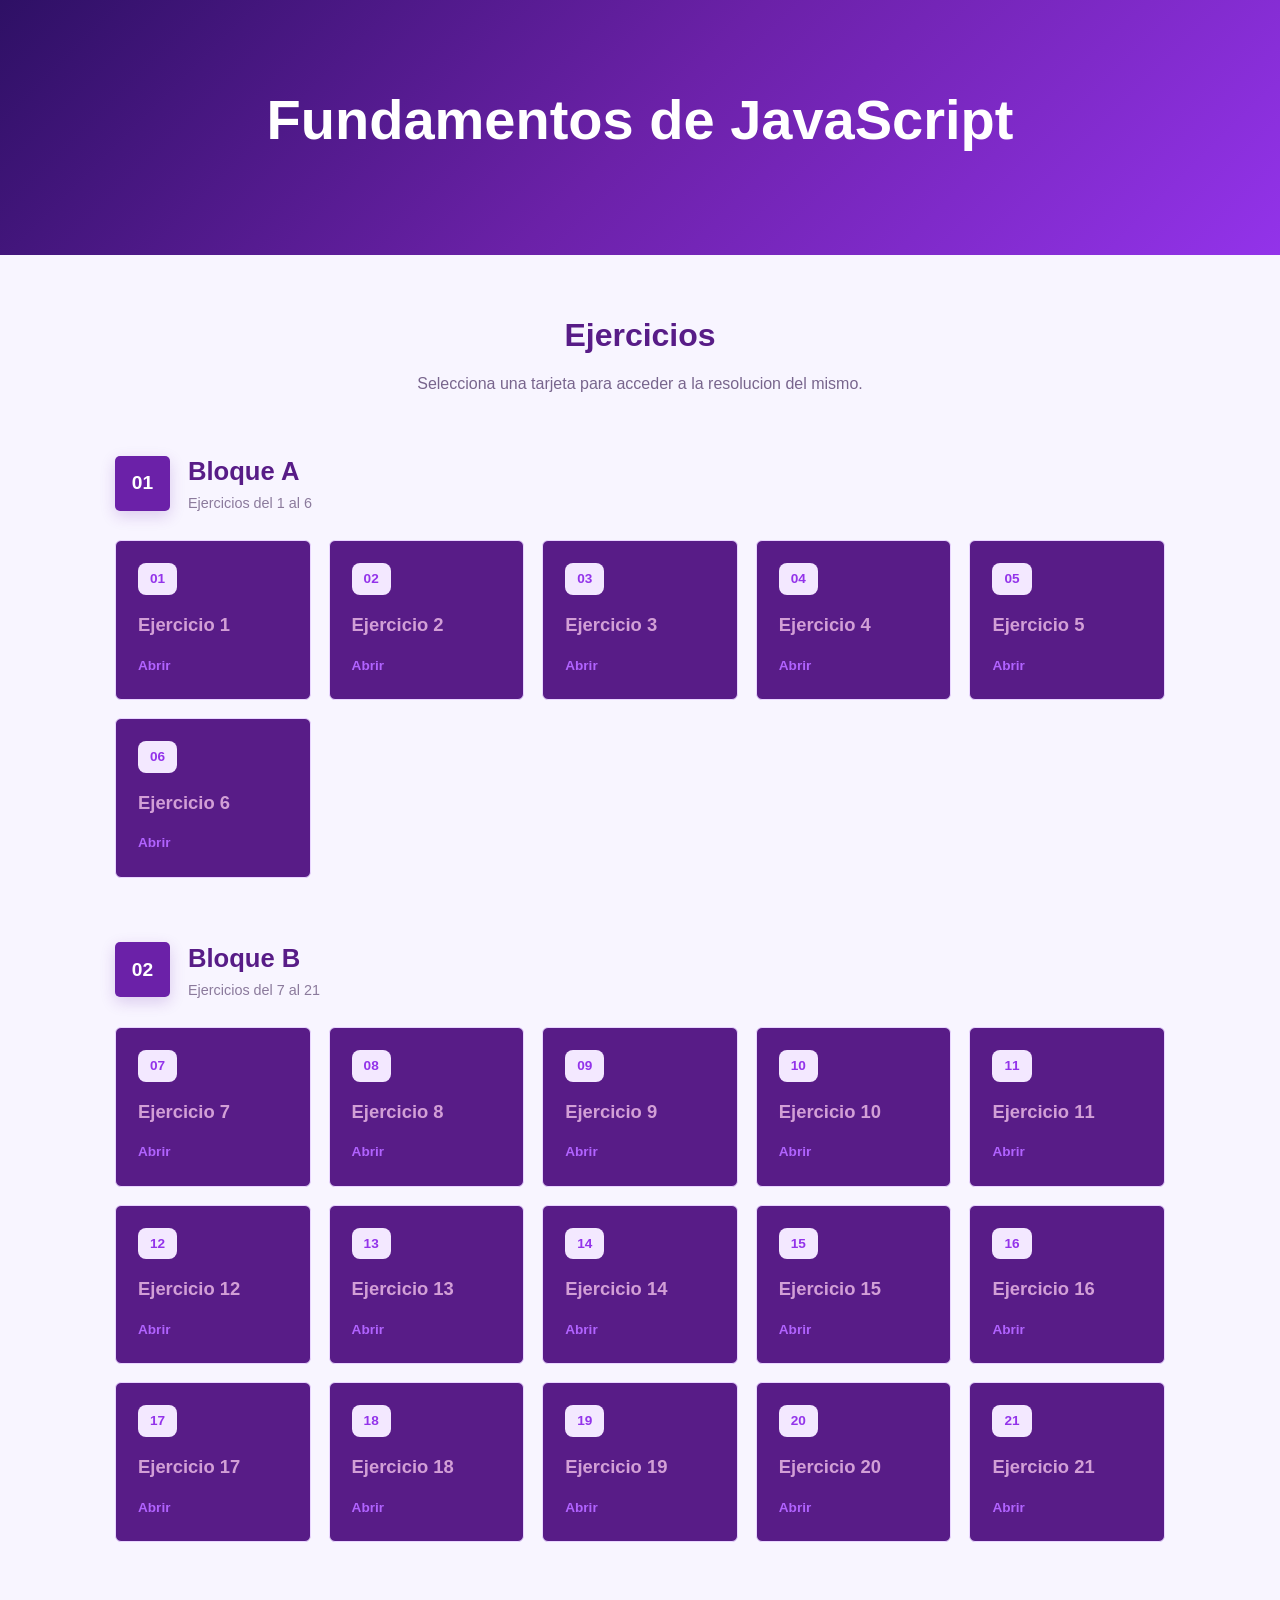
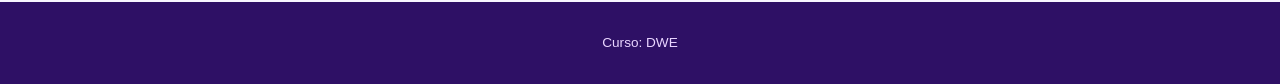
<file: index.html>
<!DOCTYPE html>
<html lang="es">

<head>
    <meta charset="UTF-8">
    <meta name="viewport" content="width=device-width, initial-scale=1.0">

    <title>Fundamentos de JavaScript</title>

    <link rel="stylesheet" href="estilos.css">
</head>

<body>

    <!-- CABECERA -->
    <header class="cabecera">
        <div class="contenido-cabecera">

            <h1>Fundamentos de JavaScript</h1>
        
        </div>
    </header>

    <main class="contenedor">

        <!-- PRESENTACIÓN -->
        <section class="introduccion">
            <h2>Ejercicios</h2>
            <p>
                Selecciona una tarjeta para acceder a la resolucion del mismo.
            </p>
        </section>

        <!-- BLOQUE A -->
        <section class="bloque">

            <div class="titulo-bloque">
                <span class="numero-bloque">01</span>

                <div>
                    <h2>Bloque A</h2>
                    <p>Ejercicios del 1 al 6</p>
                </div>
            </div>

            <div class="rejilla">

                <a href="Ejercicios/Bloque_A/ejercicio-01/index.html" class="tarjeta">
                    <span class="numero">01</span>
                    <h3>Ejercicio 1</h3>
                    <span class="abrir">Abrir</span>
                </a>

                <a href="Ejercicios/Bloque_A/ejercicio-02/index.html" class="tarjeta">
                    <span class="numero">02</span>
                    <h3>Ejercicio 2</h3>
                    <span class="abrir">Abrir </span>
                </a>

                <a href="Ejercicios/Bloque_A/ejercicio-03/index.html" class="tarjeta">
                    <span class="numero">03</span>
                    <h3>Ejercicio 3</h3>
                    <span class="abrir">Abrir</span>
                </a>

                <a href="Ejercicios/Bloque_A/ejercicio-04/index.html" class="tarjeta">
                    <span class="numero">04</span>
                    <h3>Ejercicio 4</h3>
                    <span class="abrir">Abrir</span>
                </a>

                <a href="Ejercicios/Bloque_A/ejercicio-05/index.html" class="tarjeta">
                    <span class="numero">05</span>
                    <h3>Ejercicio 5</h3>
                    <span class="abrir">Abrir</span>
                </a>

                <a href="Ejercicios/Bloque_A/ejercicio-06/index.html" class="tarjeta">
                    <span class="numero">06</span>
                    <h3>Ejercicio 6</h3>
                    <span class="abrir">Abrir</span>
                </a>

            </div>
        </section>

        <!-- BLOQUE B -->
        <section class="bloque">

            <div class="titulo-bloque">
                <span class="numero-bloque">02</span>

                <div>
                    <h2>Bloque B</h2>
                    <p>Ejercicios del 7 al 21</p>
                </div>
            </div>

            <div class="rejilla">

                <a href="Ejercicios/Bloque_B/ejercicio-07/index.html" class="tarjeta">
                    <span class="numero">07</span>
                    <h3>Ejercicio 7</h3>
                    <span class="abrir">Abrir</span>
                </a>

                <a href="Ejercicios/Bloque_B/ejercicio-08/index.html" class="tarjeta">
                    <span class="numero">08</span>
                    <h3>Ejercicio 8</h3>
                    <span class="abrir">Abrir</span>
                </a>

                <a href="Ejercicios/Bloque_B/ejercicio-09/index.html" class="tarjeta">
                    <span class="numero">09</span>
                    <h3>Ejercicio 9</h3>
                    <span class="abrir">Abrir</span>
                </a>

                <a href="Ejercicios/Bloque_B/ejercicio-10/index.html" class="tarjeta">
                    <span class="numero">10</span>
                    <h3>Ejercicio 10</h3>
                    <span class="abrir">Abrir</span>
                </a>

                <a href="Ejercicios/Bloque_B/ejercicio-11/index.html" class="tarjeta">
                    <span class="numero">11</span>
                    <h3>Ejercicio 11</h3>
                    <span class="abrir">Abrir</span>
                </a>

                <a href="Ejercicios/Bloque_B/ejercicio-12/index.html" class="tarjeta">
                    <span class="numero">12</span>
                    <h3>Ejercicio 12</h3>
                    <span class="abrir">Abrir</span>
                </a>

                <a href="Ejercicios/Bloque_B/ejercicio-13/index.html" class="tarjeta">
                    <span class="numero">13</span>
                    <h3>Ejercicio 13</h3>
                    <span class="abrir">Abrir</span>
                </a>

                <a href="Ejercicios/Bloque_B/ejercicio-14/index.html" class="tarjeta">
                    <span class="numero">14</span>
                    <h3>Ejercicio 14</h3>
                    <span class="abrir">Abrir</span>
                </a>

                <a href="Ejercicios/Bloque_B/ejercicio-15/index.html" class="tarjeta">
                    <span class="numero">15</span>
                    <h3>Ejercicio 15</h3>
                    <span class="abrir">Abrir</span>
                </a>

                <a href="Ejercicios/Bloque_B/ejercicio-16/index.html" class="tarjeta">
                    <span class="numero">16</span>
                    <h3>Ejercicio 16</h3>
                    <span class="abrir">Abrir</span>
                </a>

                <a href="Ejercicios/Bloque_B/ejercicio-17/index.html" class="tarjeta">
                    <span class="numero">17</span>
                    <h3>Ejercicio 17</h3>
                    <span class="abrir">Abrir</span>
                </a>

                <a href="Ejercicios/Bloque_B/ejercicio-18/index.html" class="tarjeta">
                    <span class="numero">18</span>
                    <h3>Ejercicio 18</h3>
                    <span class="abrir">Abrir</span>
                </a>

                <a href="Ejercicios/Bloque_B/ejercicio-19/index.html" class="tarjeta">
                    <span class="numero">19</span>
                    <h3>Ejercicio 19</h3>
                    <span class="abrir">Abrir</span>
                </a>

                <a href="Ejercicios/Bloque_B/ejercicio-20/index.html" class="tarjeta">
                    <span class="numero">20</span>
                    <h3>Ejercicio 20</h3>
                    <span class="abrir">Abrir</span>
                </a>

                <a href="Ejercicios/Bloque_B/ejercicio-21/index.html" class="tarjeta">
                    <span class="numero">21</span>
                    <h3>Ejercicio 21</h3>
                    <span class="abrir">Abrir</span>
                </a>

            </div>
        </section>

    </main>

    <!-- PIE DE PÁGINA -->
    <footer>
        <p>Curso: DWE</p>
    </footer>

</body>
</html>
</file>
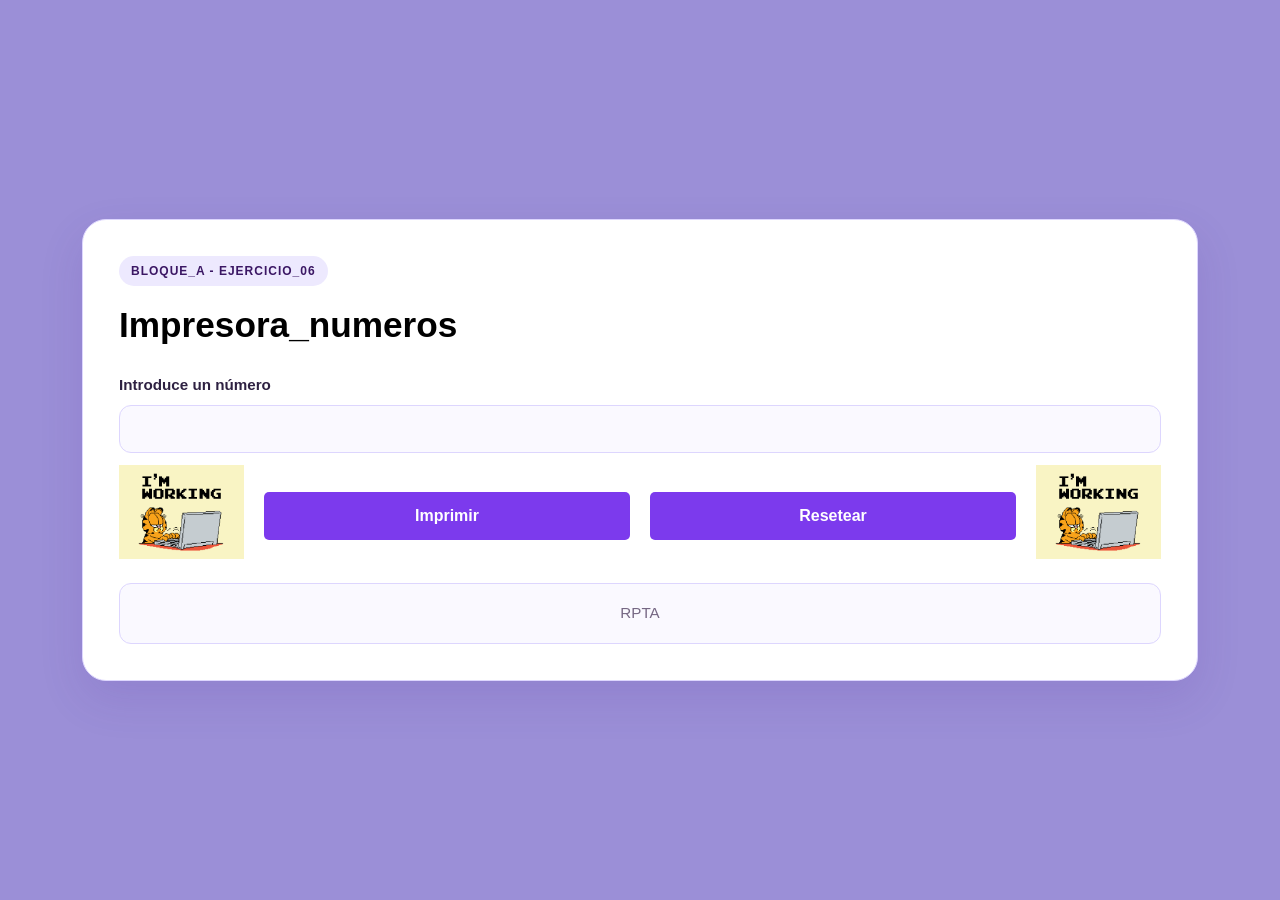
<file: Ejercicios/Bloque_A/ejercicio-01/index.html>
<html lang="en">
  <head>
    <meta charset="UTF-8" />
    <meta name="viewport" content="width=device-width, initial-scale=1.0" />
    <!-- Ir descomentando -->
    <script src="app.js"></script>
    <link rel="stylesheet" href="../estilos.css" />
    <title>Ejercicio_6</title>
  </head>
  <body>
    <main>
      <section class="calculadora">
        <span class="ejer-label">BLOQUE_A - EJERCICIO_06</span>
        <h1>Impresora_numeros</h1>
        <br />
        <form id="number-form">
          <label for="number-input">Introduce un número</label>
          <input type="number" id="entrando" name="numero" step="1" required />
          <section class="area_botones">
            <img src="../images/Garfield.gif" alt="" draggable="false"; />
            <button type="button" id="enviar">Imprimir</button>
            <button type="reset" id="reset">Resetear</button>
            <img src="../images/Garfield.gif" alt="" draggable="false"; />
          </section>
        </form>
        <section id="rpta" class="resultadoCont" role="status" aria-live="polite">
          RPTA
        </section>
      </section>
    </main>
  </body>
</html>
</file>
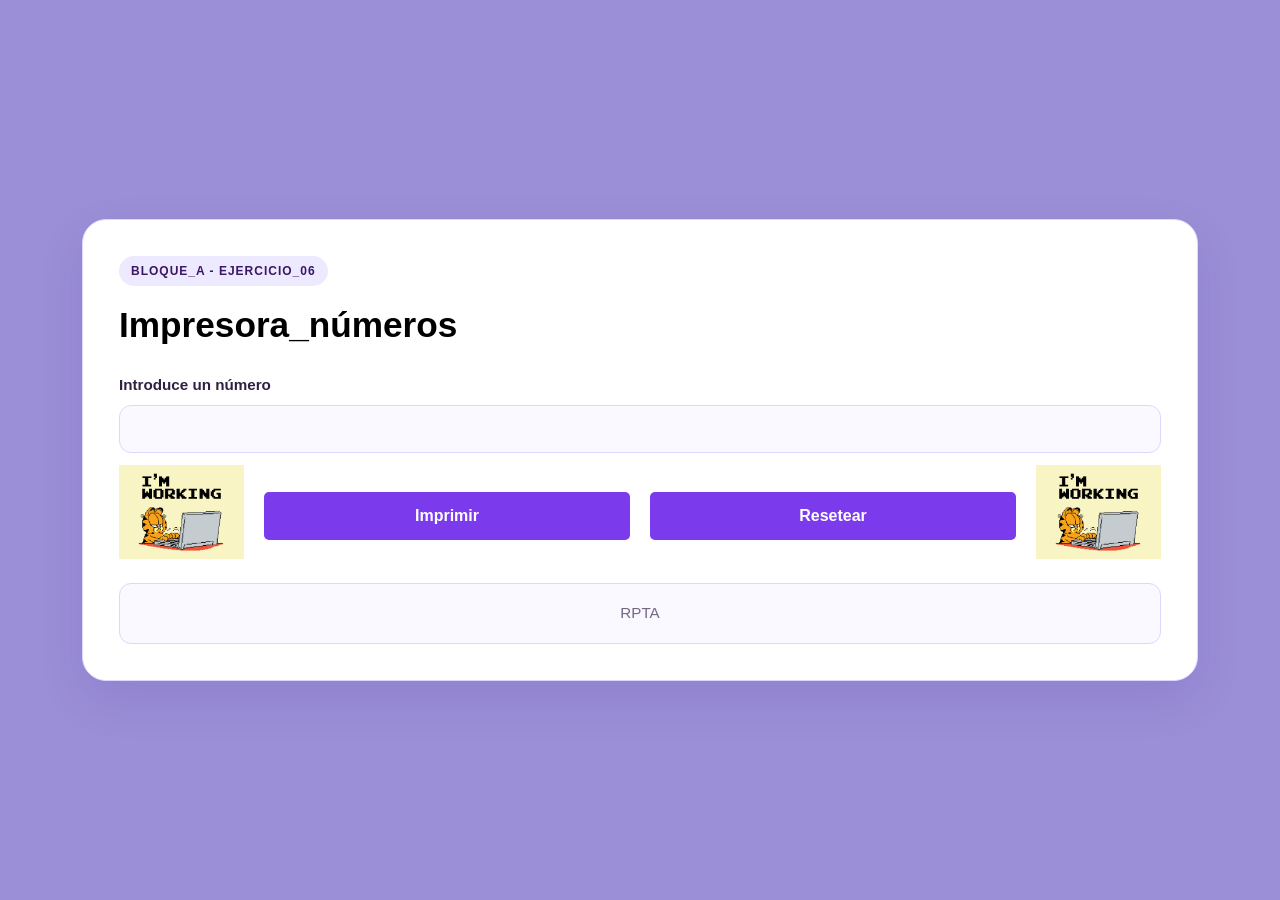
<file: Ejercicios/Bloque_A/ejercicio-06/index.html>
<html lang="en">
  <head>
    <meta charset="UTF-8" />
    <meta name="viewport" content="width=device-width, initial-scale=1.0" />
    <!-- Ir descomentando -->
    <script src="app.js" defer></script>
    <link rel="stylesheet" href="../estilos.css" />
    <title>Ejercicio_6</title>
  </head>
  <body>
    <main>
      <section class="calculadora">
        <span class="ejer-label">BLOQUE_A - EJERCICIO_06</span>
        <h1>Impresora_números</h1>
        <br />
        <form id="number-form">
          <label for="number-input">Introduce un número</label>
          <input type="number" id="entrando" name="numero" step="1" required />
          <section class="area_botones">
            <img src="../images/Garfield.gif" alt="" draggable="false"; />
            <button type="button" id="enviar">Imprimir</button>
            <button type="reset" id="reset">Resetear</button>
            <img src="../images/Garfield.gif" alt="" draggable="false"; />
          </section>
        </form>
        <section id="rpta" class="resultadoCont" role="status" aria-live="polite">
          RPTA
        </section>
      </section>
    </main>
  </body>
</html>
</file>
<file: estilos.css>
* {
    margin: 0;
    padding: 0;
    box-sizing: border-box;
}

body {
    font-family: 'Segoe UI', Arial, sans-serif;
    background-color: #f8f5ff;
    color: #302344;
    line-height: 1.6;
}

.cabecera {
    background: linear-gradient(135deg, #2e1065, #6b21a8, #9333ea);
    color: white;
    text-align: center;
    padding: 75px 20px;
}

.contenido-cabecera {
    max-width: 800px;
    margin: auto;
}

.cabecera h1 {
    font-size: clamp(2rem, 5vw, 3.5rem);
    margin-bottom: 15px;
}

.cabecera p {
    color: #e9d5ff;
    font-size: 1.1rem;
}

.contenedor {
    max-width: 1100px;
    margin: 55px auto;
    padding: 0 25px;
}

.introduccion {
    text-align: center;
    margin-bottom: 55px;
}

.introduccion h2 {
    font-size: 2rem;
    color: #581c87;
    margin-bottom: 10px;
}

.introduccion p {
    color: #78658d;
}

.bloque {
    margin-bottom: 60px;
}

.titulo-bloque {
    display: flex;
    align-items: center;
    gap: 18px;
    margin-bottom: 25px;
}

.numero-bloque {
    background: #6b21a8;
    color: white;
    width: 55px;
    height: 55px;
    display: flex;
    align-items: center;
    justify-content: center;
    border-radius: 5px;
    font-size: 1.2rem;
    font-weight: bold;
    box-shadow: 0 5px 15px #6b21a833;
}

.titulo-bloque h2 {
    color: #581c87;
    font-size: 1.6rem;
}

.titulo-bloque p {
    color: #8b7a9c;
    font-size: 0.9rem;
}

.rejilla {
    display: grid;
    grid-template-columns: repeat(auto-fit, minmax(190px, 1fr));
    gap: 18px;
}

.tarjeta {
    background: #581c87;
    border: 1px solid #e9d5ff;
    border-radius: 6px;
    padding: 22px;
    text-decoration: none;
    color: #302344;
    transition: all 0.25s ease;
}

.tarjeta:hover {
    transform: translateY(-5px);
    border-color: #9333ea;
    box-shadow: 0 10px 25px #6b21a822;
}

.numero {
    display: inline-block;
    background: #f3e8ff;
    color: #9333ea;
    padding: 5px 12px;
    border-radius: 8px;
    font-size: 0.85rem;
    font-weight: bold;
    margin-bottom: 15px;
}

.tarjeta h3 {
    font-size: 1.15rem;
    margin-bottom: 12px;
    color: #d29fd6;
}

.abrir {
    color: #b163ff;
    font-size: 0.85rem;
    font-weight: 650;
}

footer {
    background: #2e1065;
    color: #e9d5ff;
    text-align: center;
    padding: 30px 15px;
    font-size: 0.85rem;
}

footer p + p {
    margin-top: 5px;
    color: #c4b5fd;
    font-family: Arial, Helvetica, sans-serif;
}

/* ------DñResp------*/

@media (max-width: 600px) {

    .cabecera {
        padding: 55px 20px;
    }

    .contenedor {
        margin: 35px auto;
        padding: 0 18px;
    }

    .rejilla {
        grid-template-columns: repeat(2, 1fr);
        gap: 12px;
    }

    .tarjeta {
        padding: 16px;
    }

    .titulo-bloque h2 {
        font-size: 1.35rem;
    }
}
</file>
<file: Ejercicios/Bloque_A/estilos.css>
/* General */

* {
    box-sizing: border-box;
    margin: 0;
    padding: 0;
}

body {
    min-height: 100vh;
    font-family: "Segoe UI", Arial, sans-serif;
    /* background: linear-gradient(135deg, #f5f3ff, #e9d5ff); */
    background-color: #9b8fd7;
    color: 2e2142;
}

/* 3. Contenedor principal con Flexbox */

main {
    min-height: 100vh;
    display: flex;
    flex-direction: column;
    justify-content: center;
    align-items: center;
    gap: 24px;
    padding: 32px 20px;
}

/* 4. Caja principal */

.calculadora {
    width: 90%;
    /* max-width: 460px; */
    padding: 36px;
    background-color: white;
    border: 1px solid #ddd6fe;
    border-radius: 24px;
    box-shadow: 0 18px 45px rgba(76, 29, 149, 0.12);
}

/* 5. Etiqueta del ejercicio */

.ejer-label {
    display: inline-block;
    margin-bottom: 18px;
    padding: 8px 12px;
    border-radius: 20px;
    background-color: #ede9fe;
    color: #3b1764;
    font-size: 0.75rem;
    font-weight: 700;
    letter-spacing: 1px;
}

/* 6. Título y descripción */

h1 {
    margin-bottom: 12px;
    color: var(--purple-dark);
    font-size: 2.2rem;
    line-height: 1.2;
}

/* 7. Formulario */

#number-form {
    display: flex;
    flex-direction: column;
    gap: 12px;
}

label {
    color: #2e2142;
    font-size: 0.95rem;
    font-weight: 600;
}

input {
    width: 100%;
    padding: 14px 16px;
    border: 1px solid  #ddd6fe;
    border-radius: 12px;
    outline: none;
    background-color: #faf9ff;
    color: var(--text-main);
    font: inherit;
    transition: border-color 0.2s, box-shadow 0.2s;
}

input:focus {
    border-color: #7c3aed;
    box-shadow: 0 0 0 4px rgba(124, 58, 237, 0.13);
}

/* 8. Botones */

.area_botones{
    display: flex;
    flex-direction: row;
    justify-content: center;
    align-items: center;
    gap: 20px;
}

button {
    margin-top: 8px;
    padding: 15px 18px;
    border: none;
    border-radius: 5px;
    background:#7c3aed;
    color: white;
    font: inherit;
    font-weight: 700;
    cursor: pointer;
    transition: transform 0.2s ease, box-shadow 0.2s ease, border-radius 0.2s ease-in-out;
    min-width: 0;
    flex: 1;
}

button:hover {
    border-radius: 10px;
    box-shadow: 0 8px 20px rgba(124, 58, 237, 0.25);
}

button:focus-visible {
    outline: 3px solid #c4b5fd;
    outline-offset: 4px;
}

button:active {
    background-color: #4c1d95;
}

/* 9. Caja del resultado */

.resultadoCont {
    margin-top: 24px;
    padding: 18px;
    border: 1px solid #ddd6fe;
    border-radius: 12px;
    background-color: #faf9ff;
    color: #756783;
    text-align: center;
    font-size: 0.95rem;
    line-height: 1.5;
    overflow-wrap: anywhere;
}

/* Estados del resultado */

.resultadoCont.correcto {
    border-color: #86efac;
    background-color: #dcfce7;
    color: #166534;
    font-weight: 700;
}

.resultadoCont.error {
    border-color: #fda4af;
    background-color: #ffe4e6;
    color: #9f1239;
    font-weight: 600;
}

 
/* Para gifs */

img {
    width: 12%;
    height: auto;
}
</file>
